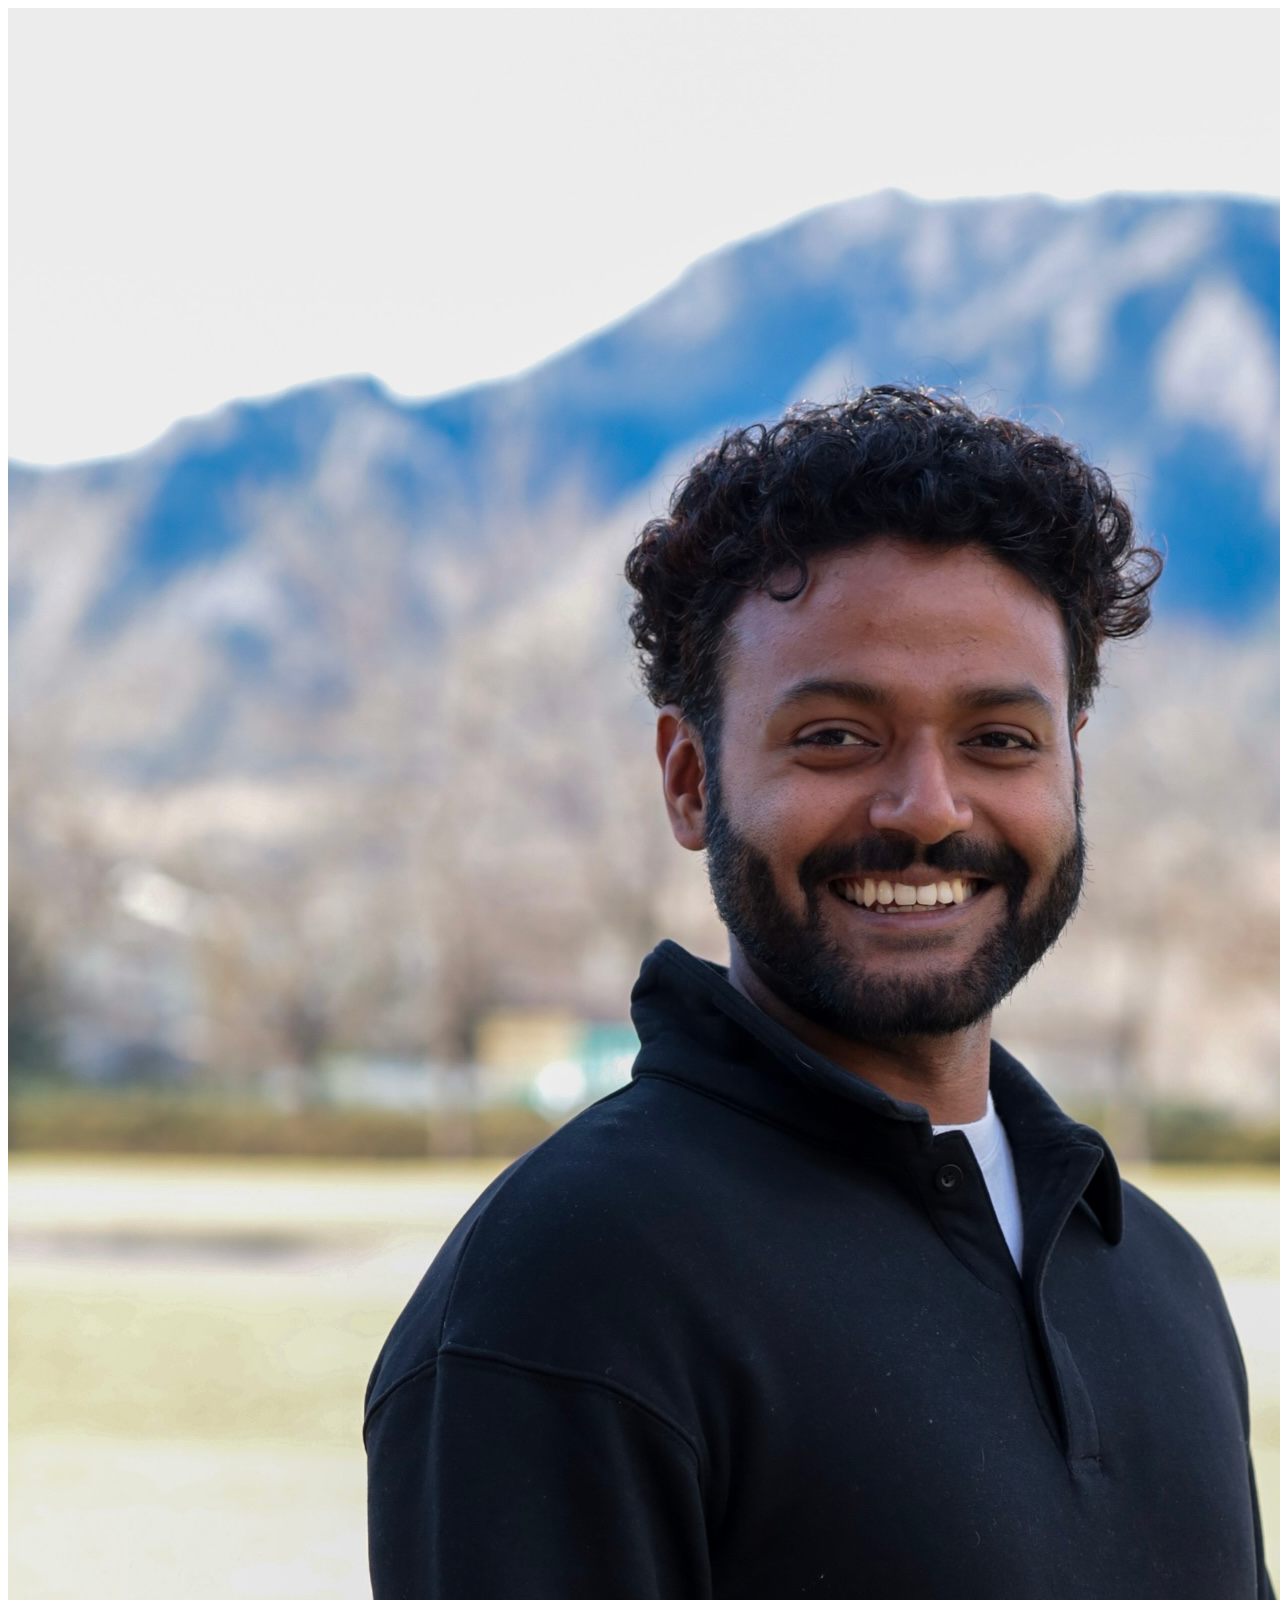
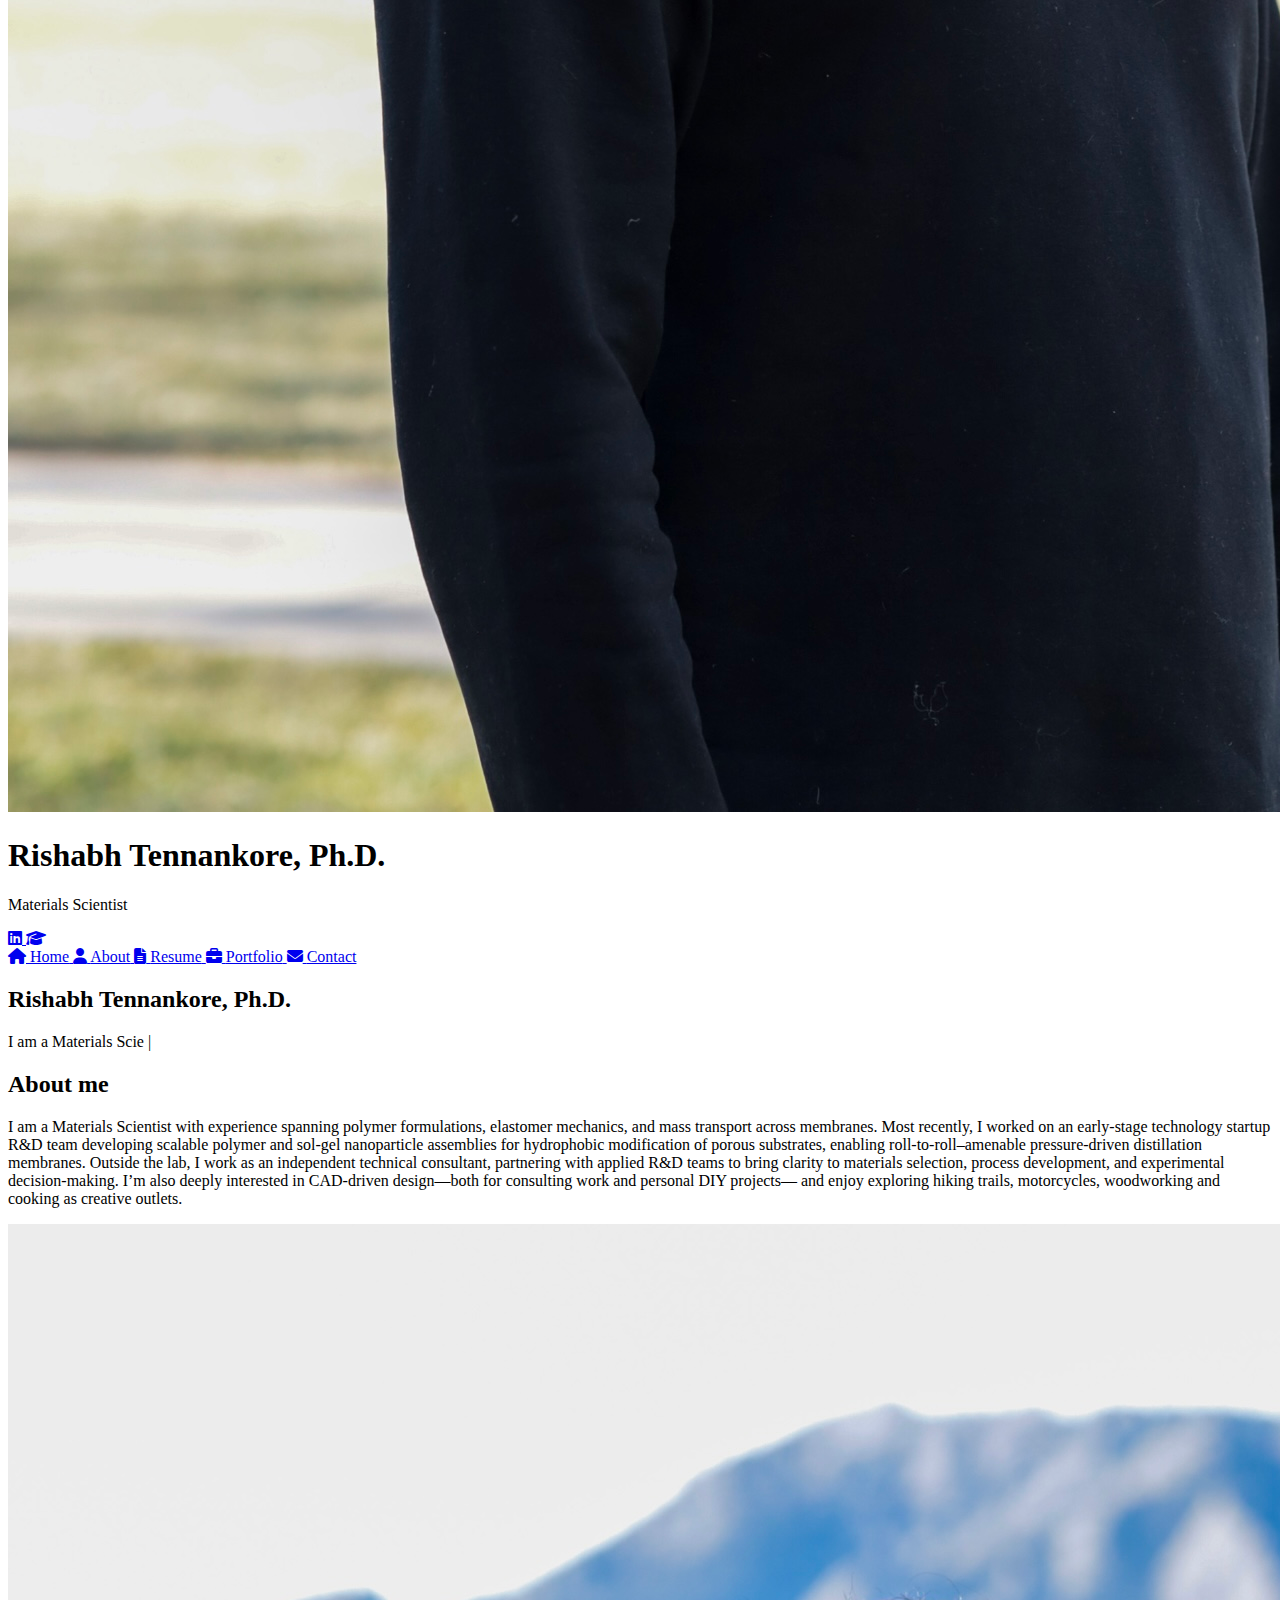
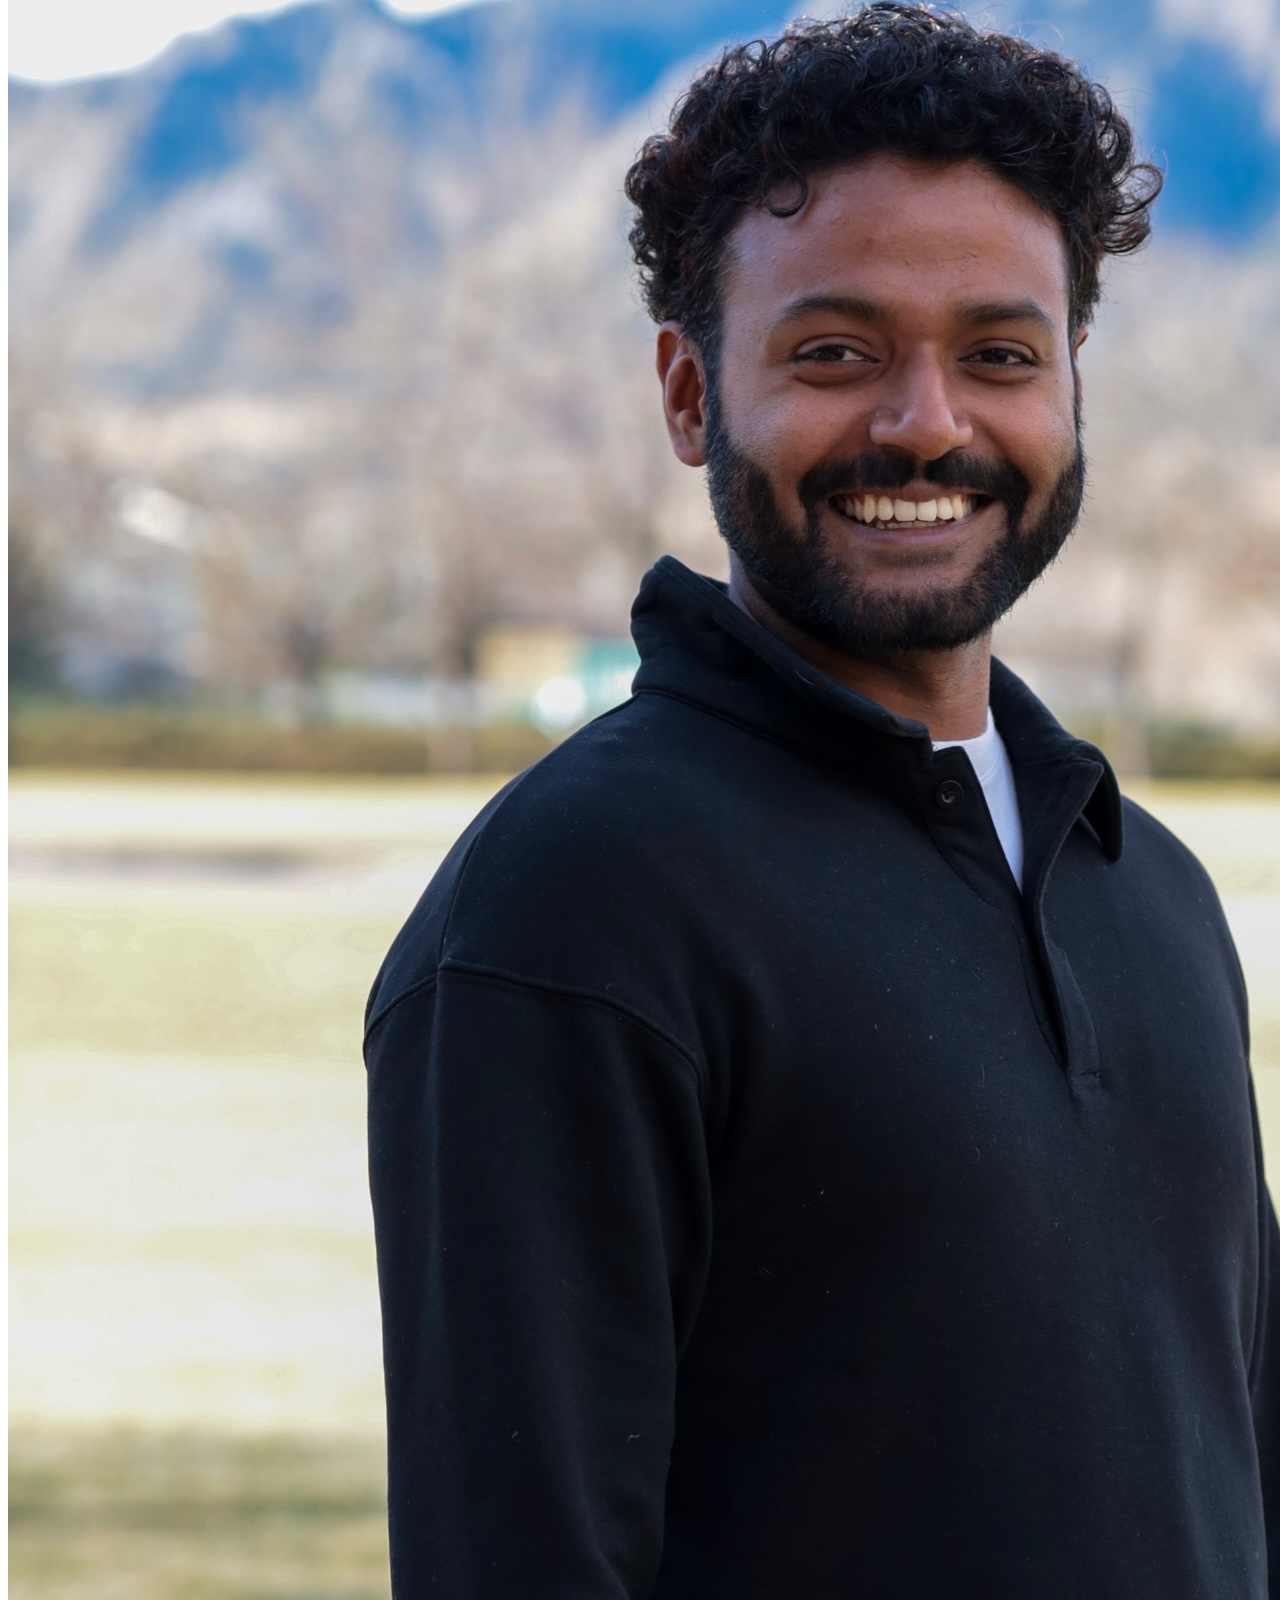
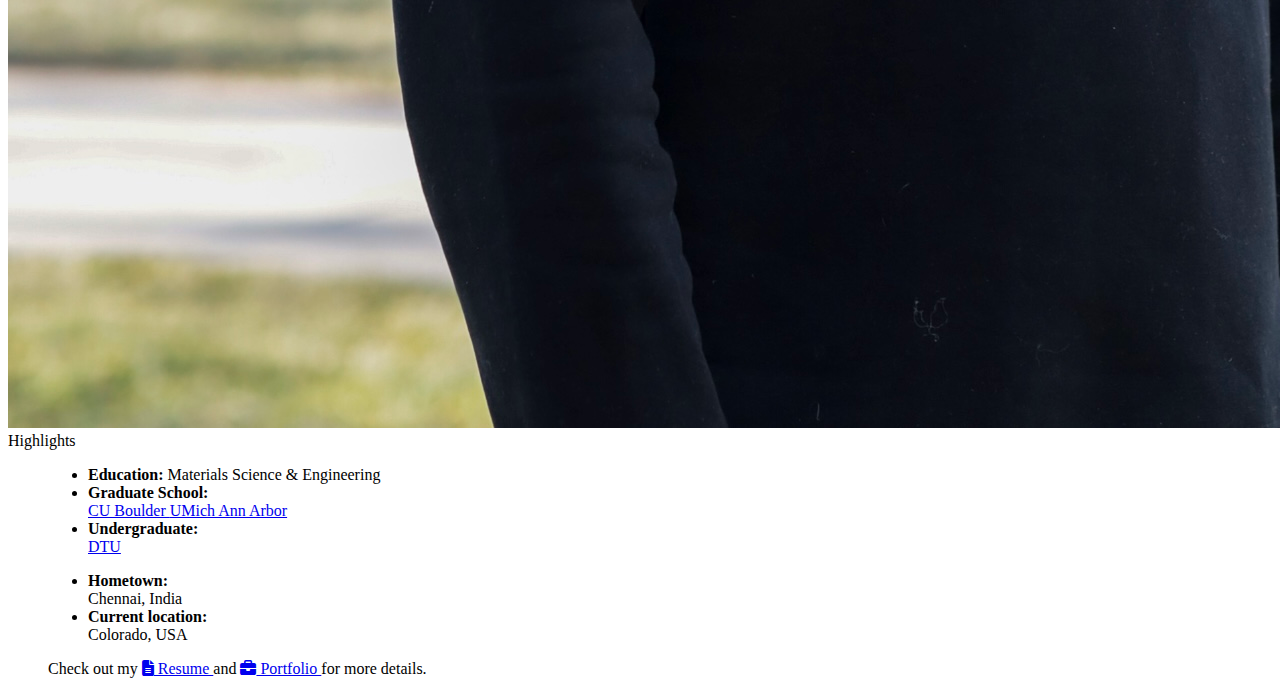
<file: index.html>
<!doctype html>
<html lang="en">
<head>
  <meta charset="utf-8" />
  <meta name="viewport" content="width=device-width, initial-scale=1" />
  <title>Rishabh Tennankore, PhD</title>

  <!-- icon library -->
  <link rel="stylesheet" href="https://cdnjs.cloudflare.com/ajax/libs/font-awesome/6.5.1/css/all.min.css">

  <!-- my site style -->
  <link rel="stylesheet" href="style.css?v=6" />
</head>

<body>
  <div class="layout">
    <!-- LEFT SIDEBAR -->
    <aside class="sidebar">
      <img class="headshot" src="assets/headshot.jpg" alt="Headshot" />
      <h1 class="name">Rishabh Tennankore, Ph.D.</h1>
      <p class="tagline">Materials Scientist</p>

      <div class="social">
        <a href="https://www.linkedin.com/in/rishabh-tennankore/" target="_blank" rel="noreferrer" aria-label="LinkedIn">
          <i class="fab fa-linkedin"></i>
        </a>
        <a href="https://scholar.google.com/citations?user=vSmYNLAAAAAJ&hl=en" target="_blank" rel="noreferrer" aria-label="Google Scholar">
          <i class="fas fa-graduation-cap"></i>
        </a>
      </div>

      <nav class="nav">
        <a href="#home">
          <i class="fas fa-house"></i>
          <span>Home</span>
        </a>

        <a href="#about">
          <i class="fas fa-user"></i>
          <span>About</span>
        </a>

        <a href="#resume">
          <i class="fas fa-file-lines"></i>
          <span>Resume</span>
        </a>

        <a href="#portfolio">
          <i class="fas fa-briefcase"></i>
          <span>Portfolio</span>
        </a>

        <a href="#contact">
          <i class="fas fa-envelope"></i>
          <span>Contact</span>
        </a>
      </nav>
    </aside>

    <!-- RIGHT CONTENT -->
    <main class="content">

      <section id="home" class="hero">
        <div class="hero__inner">
          <h2 class="hero__name">Rishabh Tennankore, Ph.D.</h2>
          <p class="hero__role">
            <span class="hero__static">I am </span>
            <span id="typewriter" class="hero__dynamic"></span>
            <span class="cursor" aria-hidden="true">|</span>
          </p>
        </div>
      </section>

      <section id="about" class="section about">
        <div class="container">
          <header class="section-header">
            <h2 class="section-title accent-underline">About me</h2>
            <p class="section-subtitle">
              I am a Materials Scientist with experience spanning polymer formulations, elastomer mechanics, and mass transport across membranes.
              Most recently, I worked on an early-stage technology startup R&amp;D team developing scalable polymer and sol-gel nanoparticle assemblies
              for hydrophobic modification of porous substrates, enabling roll-to-roll–amenable pressure-driven distillation membranes.
              Outside the lab, I work as an independent technical consultant, partnering with applied R&amp;D teams to bring clarity to materials selection,
              process development, and experimental decision-making. I’m also deeply interested in CAD-driven design—both for consulting work and personal DIY projects—
              and enjoy exploring hiking trails, motorcycles, woodworking and cooking as creative outlets.
            </p>
          </header>

          <div class="about-grid">
            <!-- LEFT: headshot -->
            <div class="about-card">
              <img
                src="assets/headshot.jpg"
                alt="Headshot of Rishabh"
                class="about-headshot"
                loading="lazy"
              />
            </div>

            <!-- RIGHT: highlights + CTA (this is the key change) -->
            <div class="about-card">
              <div class="highlight">
                <dt>Highlights</dt>

                <dd>
                  <div class="highlights-grid">
                    <!-- LEFT COLUMN -->
                    <div class="highlights-col">
                      <ul class="edu-headings">
                        <li>
                          <strong>Education:</strong> Materials Science &amp; Engineering
                        </li>

                        <li>
                          <strong>Graduate School:</strong>
                          <div class="edu-lines">
                            <a href="https://www.colorado.edu/mse/" target="_blank" rel="noopener noreferrer">
                              CU Boulder
                            </a>
                            <a href="https://macro.engin.umich.edu/" target="_blank" rel="noopener noreferrer">
                              UMich Ann Arbor
                            </a>
                          </div>
                        </li>

                        <li>
                          <strong>Undergraduate:</strong>
                          <div class="edu-lines">
                            <a href="https://www.dtu.ac.in/" target="_blank" rel="noopener noreferrer">
                              DTU
                            </a>
                          </div>
                        </li>
                      </ul>
                    </div>

                    <!-- RIGHT COLUMN -->
                    <div class="highlights-col">
                      <ul class="edu-headings">
                        <li>
                          <strong>Hometown:</strong><br />
                          Chennai, India
                        </li>

                        <li>
                          <strong>Current location:</strong><br />
                          Colorado, USA
                        </li>
                      </ul>
                    </div>
                  </div>

                  <!-- CTA: spans under the columns, but aligned to the right text card (flush with headshot column edge) -->
                 <p class="about-cta">
  Check out my
  <a href="#resume" class="cta-link">
    <i class="fas fa-file-lines"></i>
    Resume
  </a>
  and
  <a href="#portfolio" class="cta-link">
    <i class="fas fa-briefcase"></i>
    Portfolio
  </a>
  for more details.
</p>
                </dd>
              </div>
            </div>
          </div>
        </div>
      </section>

    </main>
  </div>

  <script>
    // Typewriter phrases (edit these)
    const phrases = [
      "a Materials Scientist.",
      "a CAD Builder.",
      "a Technical Consultant.",
      "a Cooking Nerd."
    ];

    const el = document.getElementById("typewriter");

    let phraseIndex = 0;
    let charIndex = 0;
    let deleting = false;

    const typeSpeed = 55;      // typing speed (ms)
    const deleteSpeed = 35;    // deleting speed (ms)
    const holdTime = 1100;     // pause at full phrase (ms)
    const nextDelay = 250;     // pause before typing next (ms)

    function tick() {
      const current = phrases[phraseIndex];

      if (!deleting) {
        // typing
        charIndex++;
        el.textContent = current.slice(0, charIndex);

        if (charIndex >= current.length) {
          // hold, then start deleting
          setTimeout(() => { deleting = true; tick(); }, holdTime);
          return;
        }

        setTimeout(tick, typeSpeed);
      } else {
        // deleting
        charIndex--;
        el.textContent = current.slice(0, charIndex);

        if (charIndex <= 0) {
          deleting = false;
          phraseIndex = (phraseIndex + 1) % phrases.length;
          setTimeout(tick, nextDelay);
          return;
        }

        setTimeout(tick, deleteSpeed);
      }
    }

    // Start
    tick();
  </script>
</body>
</html>
</file>
<file: style.css>
style.css
</file>
